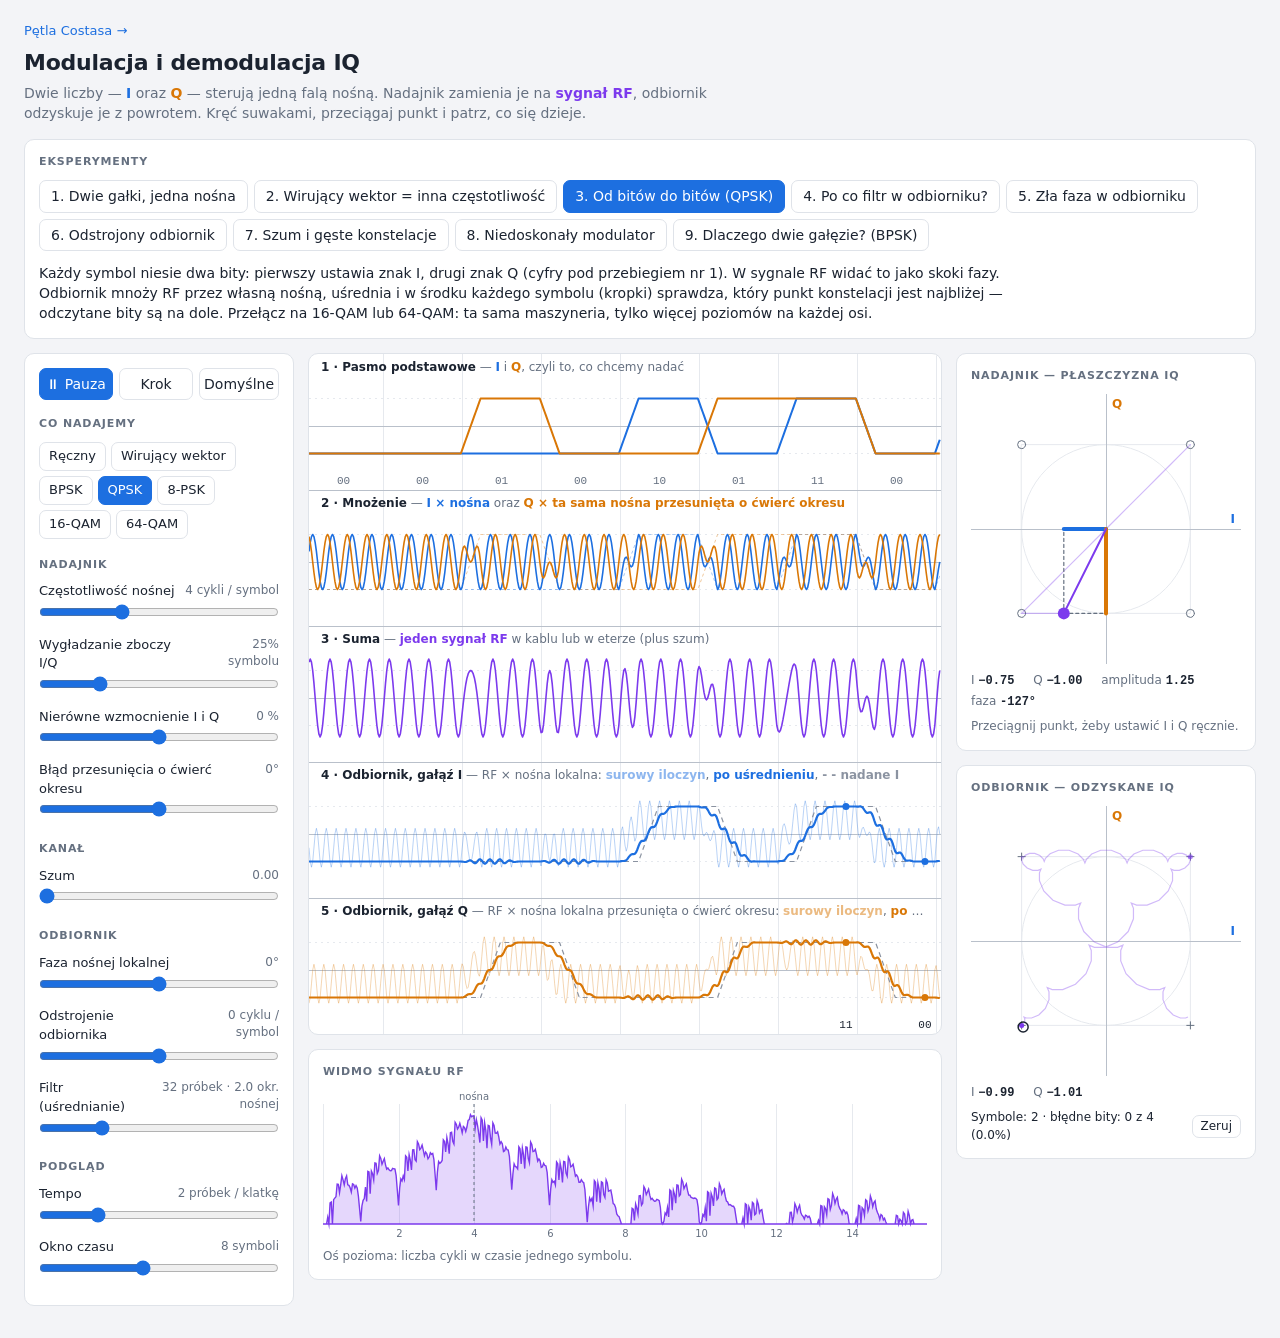
<file: index.html>
<!doctype html>
<html lang="pl">
<head>
  <meta charset="utf-8">
  <meta name="viewport" content="width=device-width, initial-scale=1">
  <title>Modulacja i demodulacja IQ — demo</title>
  <link rel="stylesheet" href="style.css">
</head>
<body>
  <header class="top">
    <a class="nav" href="costas.html">Pętla Costasa →</a>
    <h1>Modulacja i demodulacja IQ</h1>
    <p class="lead">
      Dwie liczby — <span class="ci">I</span> oraz <span class="cq">Q</span> — sterują jedną falą nośną.
      Nadajnik zamienia je na <span class="crf">sygnał RF</span>, odbiornik odzyskuje je z powrotem.
      Kręć suwakami, przeciągaj punkt i patrz, co się dzieje.
    </p>
  </header>

  <section class="experiments card">
    <h2>Eksperymenty</h2>
    <div id="expButtons" class="chips"></div>
    <p id="expText" class="exp-text"></p>
  </section>

  <main class="bench">
    <aside class="controls card">
      <div class="transport">
        <button id="btnPlay" class="primary" title="Spacja">⏸ Pauza</button>
        <button id="btnStep" title="Przesuń czas o kilka próbek">Krok</button>
        <button id="btnDefaults">Domyślne</button>
      </div>
      <h3>Co nadajemy</h3>
      <div id="modeButtons" class="modes"></div>
      <div id="sliders"></div>
    </aside>

    <div class="center">
    <section class="scope card" id="scopeBox">
      <canvas id="scope"></canvas>
      <div class="lane-label" style="--lane:0"><b>1 · Pasmo podstawowe</b> — <span class="ci">I</span> i <span class="cq">Q</span>, czyli to, co chcemy nadać</div>
      <div class="lane-label" style="--lane:1"><b>2 · Mnożenie</b> — <span class="ci">I × nośna</span> oraz <span class="cq">Q × ta sama nośna przesunięta o ćwierć okresu</span></div>
      <div class="lane-label" style="--lane:2"><b>3 · Suma</b> — <span class="crf">jeden sygnał RF</span> w kablu lub w eterze (plus szum)</div>
      <div class="lane-label" style="--lane:3"><b>4 · Odbiornik, gałąź I</b> — RF × nośna lokalna: <span class="ci faint">surowy iloczyn</span>, <span class="ci">po uśrednieniu</span>, <span class="cref">- - nadane I</span></div>
      <div class="lane-label" style="--lane:4"><b>5 · Odbiornik, gałąź Q</b> — RF × nośna lokalna przesunięta o ćwierć okresu: <span class="cq faint">surowy iloczyn</span>, <span class="cq">po uśrednieniu</span>, <span class="cref">- - nadane Q</span></div>
    </section>
      <div class="card spec-card">
        <h3>Widmo sygnału RF</h3>
        <canvas id="spectrum" class="spectrum"></canvas>
        <p class="hint">Oś pozioma: liczba cykli w czasie jednego symbolu.</p>
      </div>
    </div>

    <aside class="planes">
      <div class="card">
        <h3>Nadajnik — płaszczyzna IQ</h3>
        <canvas id="txPlane" class="plane drag"></canvas>
        <div class="readout">
          <span>I <b id="txI"></b></span><span>Q <b id="txQ"></b></span>
          <span>amplituda <b id="txA"></b></span><span>faza <b id="txP"></b></span>
        </div>
        <p class="hint">Przeciągnij punkt, żeby ustawić I i Q ręcznie.</p>
      </div>
      <div class="card">
        <h3>Odbiornik — odzyskane IQ</h3>
        <canvas id="rxPlane" class="plane"></canvas>
        <div class="readout">
          <span>I <b id="rxI"></b></span><span>Q <b id="rxQ"></b></span>
        </div>
        <div class="stats">
          <span id="stats"></span>
          <button id="btnResetStats" class="small">Zeruj</button>
        </div>
      </div>
    </aside>
  </main>

  <script src="app.js"></script>
</body>
</html>
</file>
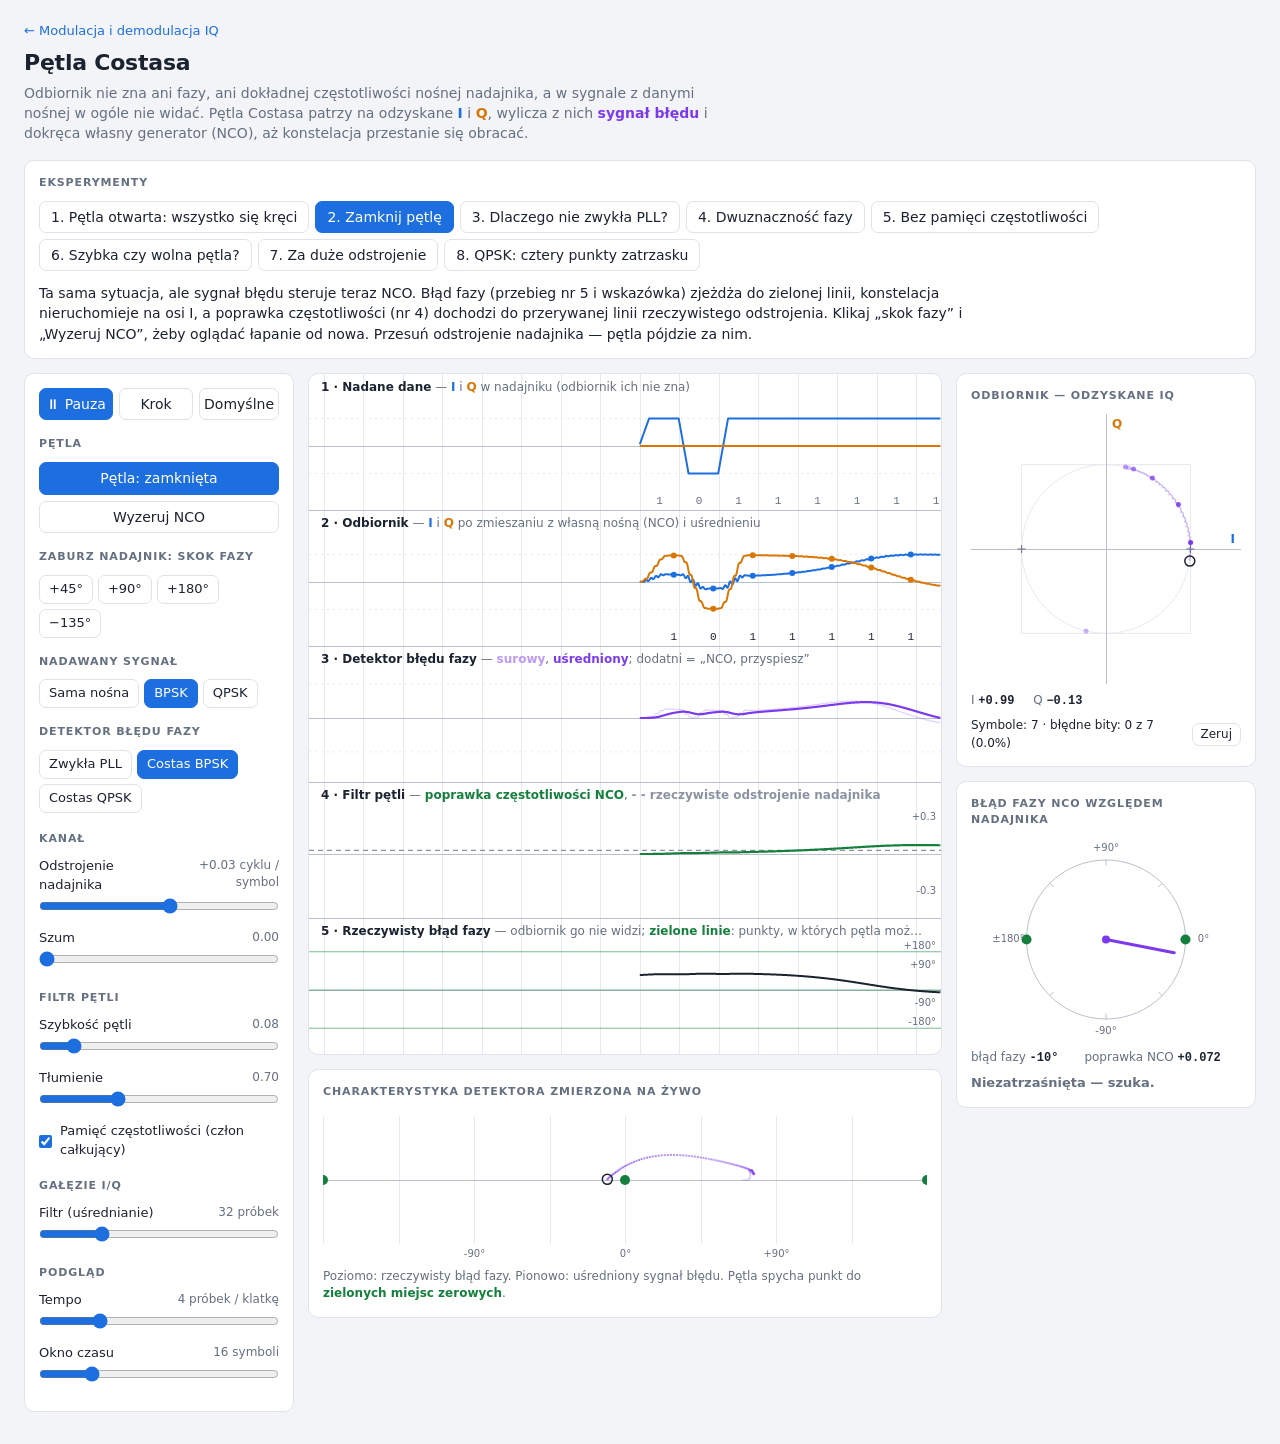
<file: costas.html>
<!doctype html>
<html lang="pl">
<head>
  <meta charset="utf-8">
  <meta name="viewport" content="width=device-width, initial-scale=1">
  <title>Pętla Costasa — demo</title>
  <link rel="stylesheet" href="style.css">
</head>
<body>
  <header class="top">
    <a class="nav" href="index.html">← Modulacja i demodulacja IQ</a>
    <h1>Pętla Costasa</h1>
    <p class="lead">
      Odbiornik nie zna ani fazy, ani dokładnej częstotliwości nośnej nadajnika, a w sygnale z danymi nośnej
      w ogóle nie widać. Pętla Costasa patrzy na odzyskane <span class="ci">I</span> i <span class="cq">Q</span>,
      wylicza z nich <span class="crf">sygnał błędu</span> i dokręca własny generator (NCO), aż konstelacja przestanie się obracać.
    </p>
  </header>

  <section class="experiments card">
    <h2>Eksperymenty</h2>
    <div id="expButtons" class="chips"></div>
    <p id="expText" class="exp-text"></p>
  </section>

  <main class="bench">
    <aside class="controls card">
      <div class="transport">
        <button id="btnPlay" class="primary" title="Spacja">⏸ Pauza</button>
        <button id="btnStep" title="Przesuń czas o kilka próbek">Krok</button>
        <button id="btnDefaults">Domyślne</button>
      </div>

      <h3>Pętla</h3>
      <button id="btnLoop" class="wide" title="Kliknij, aby otworzyć lub zamknąć pętlę"></button>
      <button id="btnResetLoop" class="wide" title="Kasuje zapamiętaną poprawkę częstotliwości — pętla łapie od nowa">Wyzeruj NCO</button>

      <h3>Zaburz nadajnik: skok fazy</h3>
      <div class="modes">
        <button data-kick="45">+45°</button>
        <button data-kick="90">+90°</button>
        <button data-kick="180">+180°</button>
        <button data-kick="-135">−135°</button>
      </div>

      <h3>Nadawany sygnał</h3>
      <div id="signalButtons" class="modes"></div>
      <h3>Detektor błędu fazy</h3>
      <div id="detButtons" class="modes"></div>

      <div id="sliders"></div>
    </aside>

    <div class="center">
      <section class="scope card">
        <canvas id="scope"></canvas>
        <div class="lane-label" style="--lane:0"><b>1 · Nadane dane</b> — <span class="ci">I</span> i <span class="cq">Q</span> w nadajniku (odbiornik ich nie zna)</div>
        <div class="lane-label" style="--lane:1"><b>2 · Odbiornik</b> — <span class="ci">I</span> i <span class="cq">Q</span> po zmieszaniu z własną nośną (NCO) i uśrednieniu</div>
        <div class="lane-label" style="--lane:2"><b>3 · Detektor błędu fazy</b> — <span class="crf faint">surowy</span>, <span class="crf">uśredniony</span>; dodatni = „NCO, przyspiesz”</div>
        <div class="lane-label" style="--lane:3"><b>4 · Filtr pętli</b> — <span class="cok">poprawka częstotliwości NCO</span>, <span class="cref">- - rzeczywiste odstrojenie nadajnika</span></div>
        <div class="lane-label" style="--lane:4"><b>5 · Rzeczywisty błąd fazy</b> — odbiornik go nie widzi; <span class="cok">zielone linie</span>: punkty, w których pętla może się zatrzasnąć</div>
      </section>
      <div class="card">
        <h3>Charakterystyka detektora zmierzona na żywo</h3>
        <canvas id="curve" class="spectrum"></canvas>
        <p class="hint">Poziomo: rzeczywisty błąd fazy. Pionowo: uśredniony sygnał błędu. Pętla spycha punkt do <span class="cok">zielonych miejsc zerowych</span>.</p>
      </div>
    </div>

    <aside class="planes">
      <div class="card">
        <h3>Odbiornik — odzyskane IQ</h3>
        <canvas id="rxPlane" class="plane"></canvas>
        <div class="readout">
          <span>I <b id="rxI"></b></span><span>Q <b id="rxQ"></b></span>
        </div>
        <div class="stats">
          <span id="stats"></span>
          <button id="btnResetStats" class="small">Zeruj</button>
        </div>
      </div>
      <div class="card">
        <h3>Błąd fazy NCO względem nadajnika</h3>
        <canvas id="dial" class="plane dial"></canvas>
        <div class="readout">
          <span>błąd fazy <b id="roPsi"></b></span>
          <span>poprawka NCO <b id="roFreq"></b></span>
        </div>
        <p id="lock" class="lock"></p>
      </div>
    </aside>
  </main>

  <script src="costas.js"></script>
</body>
</html>
</file>
<file: style.css>
:root {
  --page: #f3f4f7;
  --panel: #ffffff;
  --line: #dfe3e9;
  --grid: #e6e9ee;
  --axis: #b9c0ca;
  --text: #1b2330;
  --muted: #657080;
  --ci: #1d6fe0;
  --cq: #d97706;
  --rf: #7c3aed;
  --err: #dc2626;
  --ok: #15803d;
  --ref: #8b93a1;
}

@media (prefers-color-scheme: dark) {
  :root {
    --page: #0e1116;
    --panel: #161a21;
    --line: #262d38;
    --grid: #222933;
    --axis: #3b4553;
    --text: #e6e9ee;
    --muted: #93a0b1;
    --ci: #5aa5ff;
    --cq: #ffab40;
    --rf: #b794ff;
    --err: #ff6b6b;
    --ok: #4ade80;
    --ref: #6f7a8a;
  }
}

* { box-sizing: border-box; }
[hidden] { display: none !important; }

body {
  margin: 0;
  padding: 20px 24px 32px;
  background: var(--page);
  color: var(--text);
  font: 14px/1.45 system-ui, "Segoe UI", sans-serif;
}

h1 { margin: 0 0 4px; font-size: 22px; font-weight: 650; letter-spacing: -0.01em; }
h2, h3 {
  margin: 0 0 10px;
  font-size: 11px;
  font-weight: 600;
  letter-spacing: 0.08em;
  text-transform: uppercase;
  color: var(--muted);
}
.lead { margin: 0 0 16px; max-width: 78ch; color: var(--muted); }

.ci { color: var(--ci); font-weight: 600; }
.cq { color: var(--cq); font-weight: 600; }
.crf { color: var(--rf); font-weight: 600; }
.cref { color: var(--ref); font-weight: 600; }
.faint { opacity: 0.5; }

.card {
  background: var(--panel);
  border: 1px solid var(--line);
  border-radius: 10px;
  padding: 14px;
}

/* eksperymenty */
.experiments { margin-bottom: 14px; }
.chips { display: flex; flex-wrap: wrap; gap: 6px; }
.exp-text { margin: 12px 0 0; max-width: 110ch; min-height: 3em; }

button {
  font: inherit;
  color: var(--text);
  background: transparent;
  border: 1px solid var(--line);
  border-radius: 7px;
  padding: 5px 11px;
  cursor: pointer;
}
button:hover { border-color: var(--axis); }
button.active, button.primary {
  background: var(--ci);
  border-color: var(--ci);
  color: #fff;
}
button.small { padding: 2px 8px; font-size: 12px; }
button:focus-visible, input:focus-visible { outline: 2px solid var(--ci); outline-offset: 2px; }

/* stanowisko */
.bench {
  display: grid;
  grid-template-columns: 270px minmax(0, 1fr) 300px;
  gap: 14px;
  align-items: start;
}

.transport { display: flex; gap: 6px; margin-bottom: 16px; }
.transport button { flex: 1; padding-inline: 4px; }
.modes { display: flex; flex-wrap: wrap; gap: 5px; margin-bottom: 14px; }
.modes button { padding: 4px 9px; font-size: 13px; }

#sliders h3 { margin-top: 18px; }
.row { margin-bottom: 10px; }
.row label { display: flex; justify-content: space-between; gap: 8px; font-size: 13px; }
.row output { color: var(--muted); font-variant-numeric: tabular-nums; text-align: right; font-size: 12px; }
.row input { width: 100%; margin: 3px 0 0; accent-color: var(--ci); }

/* oscyloskop */
.scope { position: relative; padding: 0; overflow: hidden; }
.scope canvas { display: block; width: 100%; height: 680px; }
.lane-label {
  position: absolute;
  left: 12px;
  right: 12px;
  top: calc(var(--lane) * 20% + 5px);
  font-size: 12px;
  color: var(--muted);
  white-space: nowrap;
  overflow: hidden;
  text-overflow: ellipsis;
  pointer-events: none;
}
.lane-label b { color: var(--text); font-weight: 600; }

/* płaszczyzny */
.planes { display: grid; gap: 14px; }
.plane { display: block; width: 100%; aspect-ratio: 1; }
.plane.drag { cursor: grab; touch-action: none; }
.plane.drag:active { cursor: grabbing; }
.spectrum { display: block; width: 100%; height: 150px; }
.center { display: grid; gap: 14px; min-width: 0; }

.readout {
  display: flex;
  flex-wrap: wrap;
  gap: 4px 14px;
  margin-top: 8px;
  font-size: 12px;
  color: var(--muted);
}
.readout b {
  display: inline-block;
  min-width: 3.4em;
  color: var(--text);
  font: 600 12px ui-monospace, Consolas, monospace;
}
.stats {
  display: flex;
  justify-content: space-between;
  align-items: center;
  gap: 8px;
  margin-top: 8px;
  font-size: 12px;
  font-variant-numeric: tabular-nums;
}
.hint { margin: 8px 0 0; font-size: 12px; color: var(--muted); }

@media (max-width: 1150px) {
  .bench { grid-template-columns: minmax(0, 1fr); }
  #sliders { columns: 2 240px; column-gap: 24px; }
  #sliders h3 { margin-top: 0; }
  .row { break-inside: avoid; }
  .planes { grid-template-columns: repeat(auto-fit, minmax(240px, 1fr)); }
}

/* --- pętla Costasa --- */
.nav { display: inline-block; margin-bottom: 6px; font-size: 13px; color: var(--ci); text-decoration: none; }
.nav:hover { text-decoration: underline; }
.cok { color: var(--ok); font-weight: 600; }
.controls > h3 { margin-top: 16px; }
button.wide { display: block; width: 100%; margin-bottom: 6px; }
.row.check label { justify-content: flex-start; align-items: center; cursor: pointer; }
.row.check input { width: auto; margin: 0; }
.plane.dial { aspect-ratio: 4 / 3; }
.lock { margin: 8px 0 0; font-size: 13px; font-weight: 600; color: var(--muted); }
.lock.on { color: var(--ok); }
</file>
